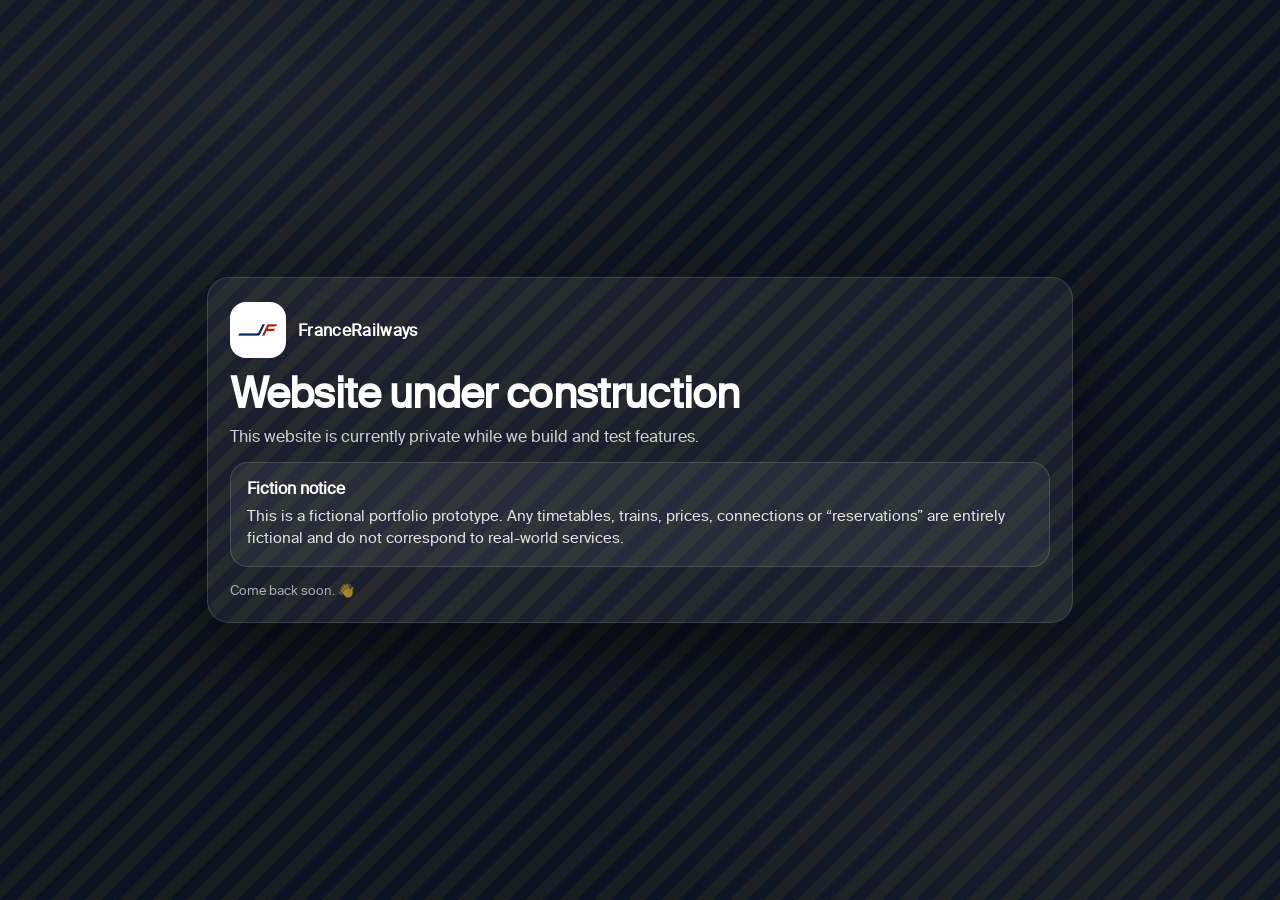
<file: index.html>
<!doctype html>
<html lang="en">
<head>
  <meta charset="utf-8" />
  <meta name="viewport" content="width=device-width,initial-scale=1" />
  <title>FranceRailways — Under construction</title>
  <meta name="robots" content="noindex,nofollow" />

  <!-- Favicon -->
  <link rel="icon" href="./Logos%20FR/favicon.ico" sizes="any">

  <!-- CSS -->
  <link rel="stylesheet" href="./wall.css" />

  <!-- Optionnel: preload de la police (si le fichier est bien à la racine) -->
  <!-- <link rel="preload" href="./suisse-intl-regular.ttf" as="font" type="font/ttf" crossorigin> -->
</head>

<body>
  <main class="wall" aria-labelledby="wallTitle">
    <div class="wall__card">
      <div class="wall__brand">
        <div class="wall__logoImg">
          <img src="./Logos%20FR/fr.png" alt="FranceRailways logo" draggable="false" />
        </div>
        <div class="wall__name">FranceRailways</div>
      </div>

      <h1 class="wall__title" id="wallTitle">Website under construction</h1>

      <p class="wall__lead">
        This website is currently private while we build and test features.
      </p>

      <section class="wall__box" aria-label="Fiction notice">
        <h2 class="wall__h2">Fiction notice</h2>
        <p class="wall__p">
          This is a fictional portfolio prototype. Any timetables, trains, prices, connections or “reservations”
          are entirely fictional and do not correspond to real-world services.
        </p>
      </section>

      <p class="wall__foot">Come back soon. 👋</p>
    </div>
  </main>
</body>
</html>
</file>
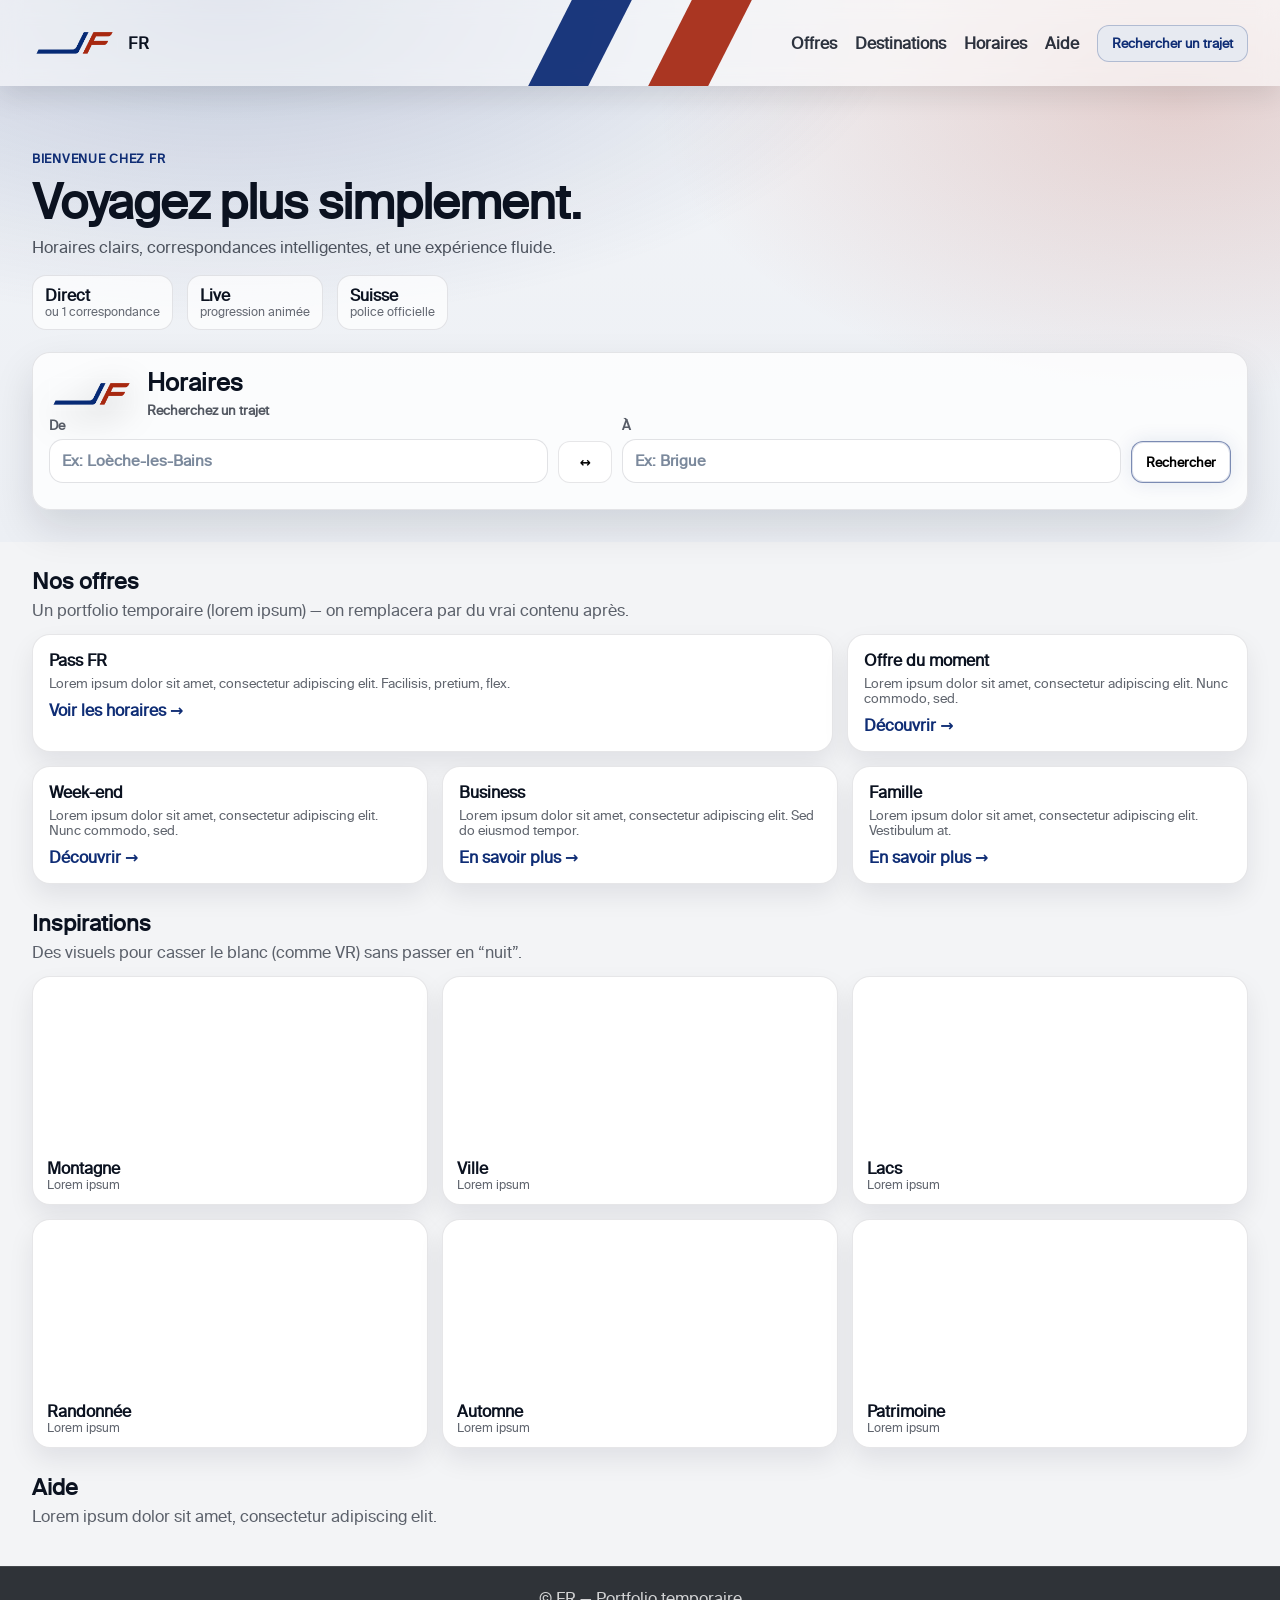
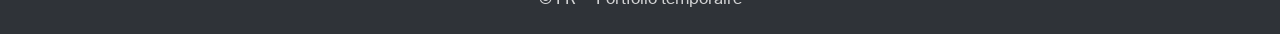
<file: Accueil/accueil.html>
<!DOCTYPE html>
<html lang="fr">
<head>
  <meta charset="UTF-8" />
  <meta name="viewport" content="width=device-width, initial-scale=1" />
  <title>FR — Accueil</title>
  <link rel="icon" href="../Logos FR/favicon.ico" type="image/svg+xml">
  <link rel="icon" href="../Logos FR/favicon.ico" sizes="any">
  <link rel="stylesheet" href="accueil.css" />
  <script src="accueil.js" defer></script>
</head>

<body>
  <main class="page">

  <!-- HEADER (style home.css) -->
  <header class="topHeader">
    <div class="topHeader__inner">
      <a class="brand" href="accueil.html" id="homeBrandLink">
        <img class="brand__logo" src="../Logos FR/fr.png" alt="FR" />
        <span class="brand__name">FR</span>
      </a>

      <nav class="nav">
        <a href="#offers">Offres</a>
        <a href="#destinations">Destinations</a>
        <a href="../Horaires/horaires.html">Horaires</a>
        <a href="#help">Aide</a>
        <button class="nav__cta" type="button" onclick="document.querySelector('#planner').scrollIntoView({behavior:'smooth'})">
          Rechercher un trajet
        </button>
      </nav>
    </div>

    <!-- bandes obliques (bleu/rouge) -->
    <div class="skew skew--blue"></div>
    <div class="skew skew--red"></div>
  </header>

  <!-- HERO -->
  <section class="hero" id="planner">
    <div class="hero__bg" aria-hidden="true"></div>

    <div class="hero__inner">
      <div class="hero__copy">
        <p class="hero__kicker">Bienvenue chez FR</p>
        <h1 class="hero__title">Voyagez plus simplement.</h1>
        <p class="hero__lead">
          Horaires clairs, correspondances intelligentes, et une expérience fluide.
        </p>

        <div class="hero__stats">
          <div class="stat">
            <div class="stat__n">Direct</div>
            <div class="stat__t">ou 1 correspondance</div>
          </div>
          <div class="stat">
            <div class="stat__n">Live</div>
            <div class="stat__t">progression animée</div>
          </div>
          <div class="stat">
            <div class="stat__n">Suisse</div>
            <div class="stat__t">police officielle</div>
          </div>
        </div>
      </div>

      <!-- TON SEARCH CARD (inchangé fonctionnellement) -->
      <section class="searchCard searchCard--hero">
        <div class="searchTop">
          <div class="brandRow">
            <img class="brandLogo" src="../Logos FR/fr.png" alt="FR"/>
            <div class="brandTitles">
              <h2>Horaires</h2>
              <p>Recherchez un trajet</p>
            </div>
          </div>
        </div>

        <div class="searchGrid">
          <label class="lbl">
            De
            <div class="field">
              <input id="from" placeholder="Ex: Loèche-les-Bains" autocomplete="off" />
              <div id="fromSuggest" class="suggest"></div>
            </div>
          </label>

          <button id="swapBtn" class="btn ghost" type="button" title="Interchanger">↔</button>

          <label class="lbl">
            À
            <div class="field">
              <input id="to" placeholder="Ex: Brigue" autocomplete="off" />
              <div id="toSuggest" class="suggest"></div>
            </div>
          </label>

          <button id="searchBtn" class="btn" type="button">Rechercher</button>
        </div>

        <div class="searchBottom">
          <div class="status status--hero" id="status"></div>
        </div>
      </section>
    </div>
  </section>

  <!-- OFFRES -->
  <section class="section" id="offers">
    <div class="section__head">
      <h2>Nos offres</h2>
      <p>Un portfolio temporaire (lorem ipsum) — on remplacera par du vrai contenu après.</p>
    </div>

    <div class="offersTop">
      <article class="promo promo--feature">
        <h3>Pass FR</h3>
        <p>Lorem ipsum dolor sit amet, consectetur adipiscing elit. Facilisis, pretium, flex.</p>
        <a class="link" href="../Horaires/horaires.html">Voir les horaires →</a>
      </article>

      <article class="promo promo--side">
        <h3>Offre du moment</h3>
        <p>Lorem ipsum dolor sit amet, consectetur adipiscing elit. Nunc commodo, sed.</p>
        <a class="link" href="#destinations">Découvrir →</a>
      </article>
    </div>

    <div class="offersBottom">
      <article class="promo">
        <h3>Week-end</h3>
        <p>Lorem ipsum dolor sit amet, consectetur adipiscing elit. Nunc commodo, sed.</p>
        <a class="link" href="#destinations">Découvrir →</a>
      </article>

      <article class="promo">
        <h3>Business</h3>
        <p>Lorem ipsum dolor sit amet, consectetur adipiscing elit. Sed do eiusmod tempor.</p>
        <a class="link" href="#help">En savoir plus →</a>
      </article>

      <article class="promo">
        <h3>Famille</h3>
        <p>Lorem ipsum dolor sit amet, consectetur adipiscing elit. Vestibulum at.</p>
        <a class="link" href="#help">En savoir plus →</a>
      </article>
    </div>
  </section>

  <!-- DESTINATIONS (portfolio visuel) -->
  <section class="section" id="destinations">
    <div class="section__head">
      <h2>Inspirations</h2>
      <p>Des visuels pour casser le blanc (comme VR) sans passer en “nuit”.</p>
    </div>

    <div class="tiles">
      <a class="tile" href="#planner">
        <div class="tile__img tile__img--a" aria-hidden="true"></div>
        <div class="tile__cap">
          <div class="tile__t">Montagne</div>
          <div class="tile__s">Lorem ipsum</div>
        </div>
      </a>
      <a class="tile" href="#planner">
        <div class="tile__img tile__img--b" aria-hidden="true"></div>
        <div class="tile__cap">
          <div class="tile__t">Ville</div>
          <div class="tile__s">Lorem ipsum</div>
        </div>
      </a>
      <a class="tile" href="#planner">
        <div class="tile__img tile__img--c" aria-hidden="true"></div>
        <div class="tile__cap">
          <div class="tile__t">Lacs</div>
          <div class="tile__s">Lorem ipsum</div>
        </div>
      </a>
      <a class="tile" href="#planner">
        <div class="tile__img tile__img--d" aria-hidden="true"></div>
        <div class="tile__cap">
          <div class="tile__t">Randonnée</div>
          <div class="tile__s">Lorem ipsum</div>
        </div>
      </a>
      <a class="tile" href="#planner">
        <div class="tile__img tile__img--e" aria-hidden="true"></div>
        <div class="tile__cap">
          <div class="tile__t">Automne</div>
          <div class="tile__s">Lorem ipsum</div>
        </div>
      </a>
      <a class="tile" href="#planner">
        <div class="tile__img tile__img--f" aria-hidden="true"></div>
        <div class="tile__cap">
          <div class="tile__t">Patrimoine</div>
          <div class="tile__s">Lorem ipsum</div>
        </div>
      </a>
    </div>
  </section>

  <!-- AIDE -->
  <section class="section" id="help">
    <div class="section__head">
      <h2>Aide</h2>
      <p>Lorem ipsum dolor sit amet, consectetur adipiscing elit.</p>
    </div>
  </section>

  <footer class="footer">
    <div>© FR — Portfolio temporaire</div>
  </footer>

</main>

  <!-- STATION PICKER (plein écran, style VR.fi) -->
  <div id="stationOverlay" class="stationOverlay" hidden>
    <div class="stationSheet" role="dialog" aria-modal="true" aria-labelledby="stationTitle">
      <header class="stationTop">
        <button id="stationCloseBtn" class="stationClose" type="button" aria-label="Fermer">×</button>
        <div class="stationTitles">
          <div class="stationTitle" id="stationTitle">Choisir une gare</div>
          <div class="stationSub" id="stationSub">Tape pour filtrer ou choisis dans la liste</div>
        </div>
      </header>

      <div class="stationSearch">
        <input id="stationSearchInput" type="text" placeholder="Rechercher une gare…" autocomplete="off" />
        <div class="stationHint" id="stationHint"></div>
      </div>

      <div class="stationList" id="stationList"></div>
    </div>
  </div>
</body>
</html>
</file>
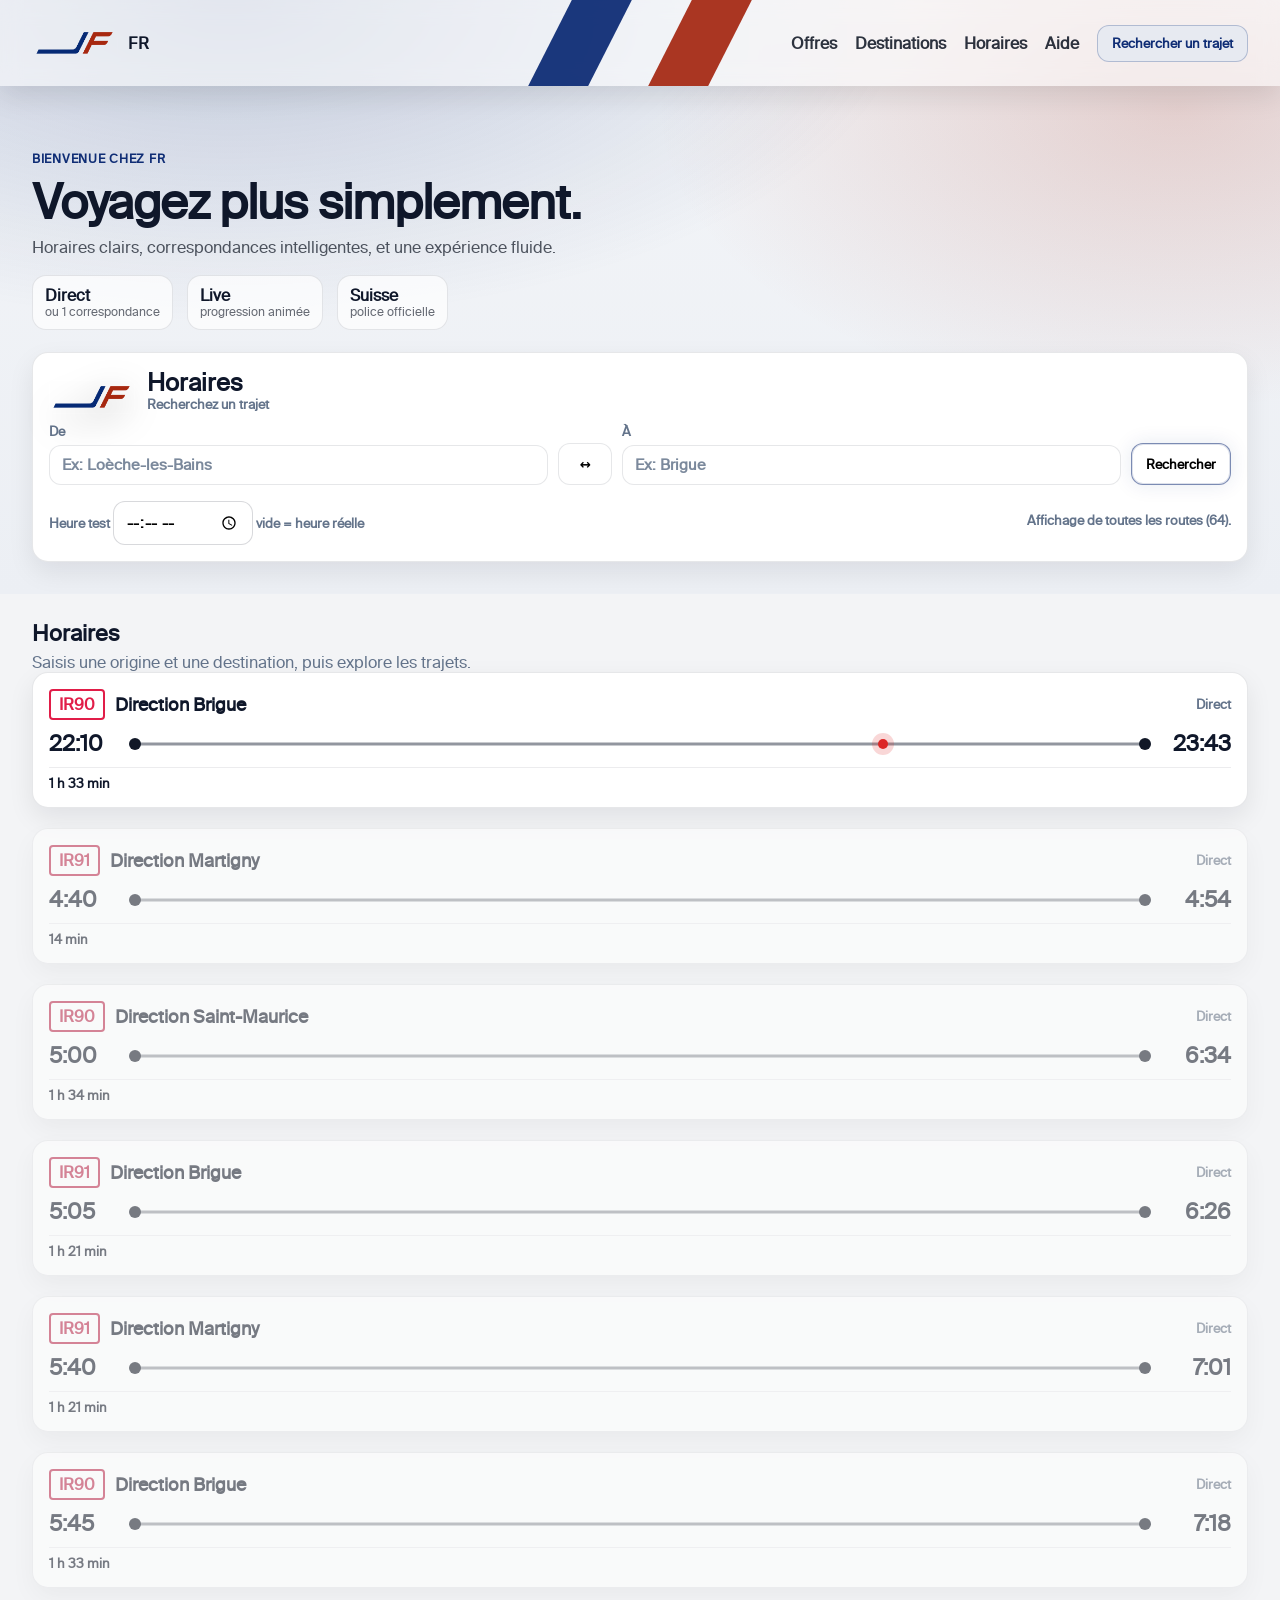
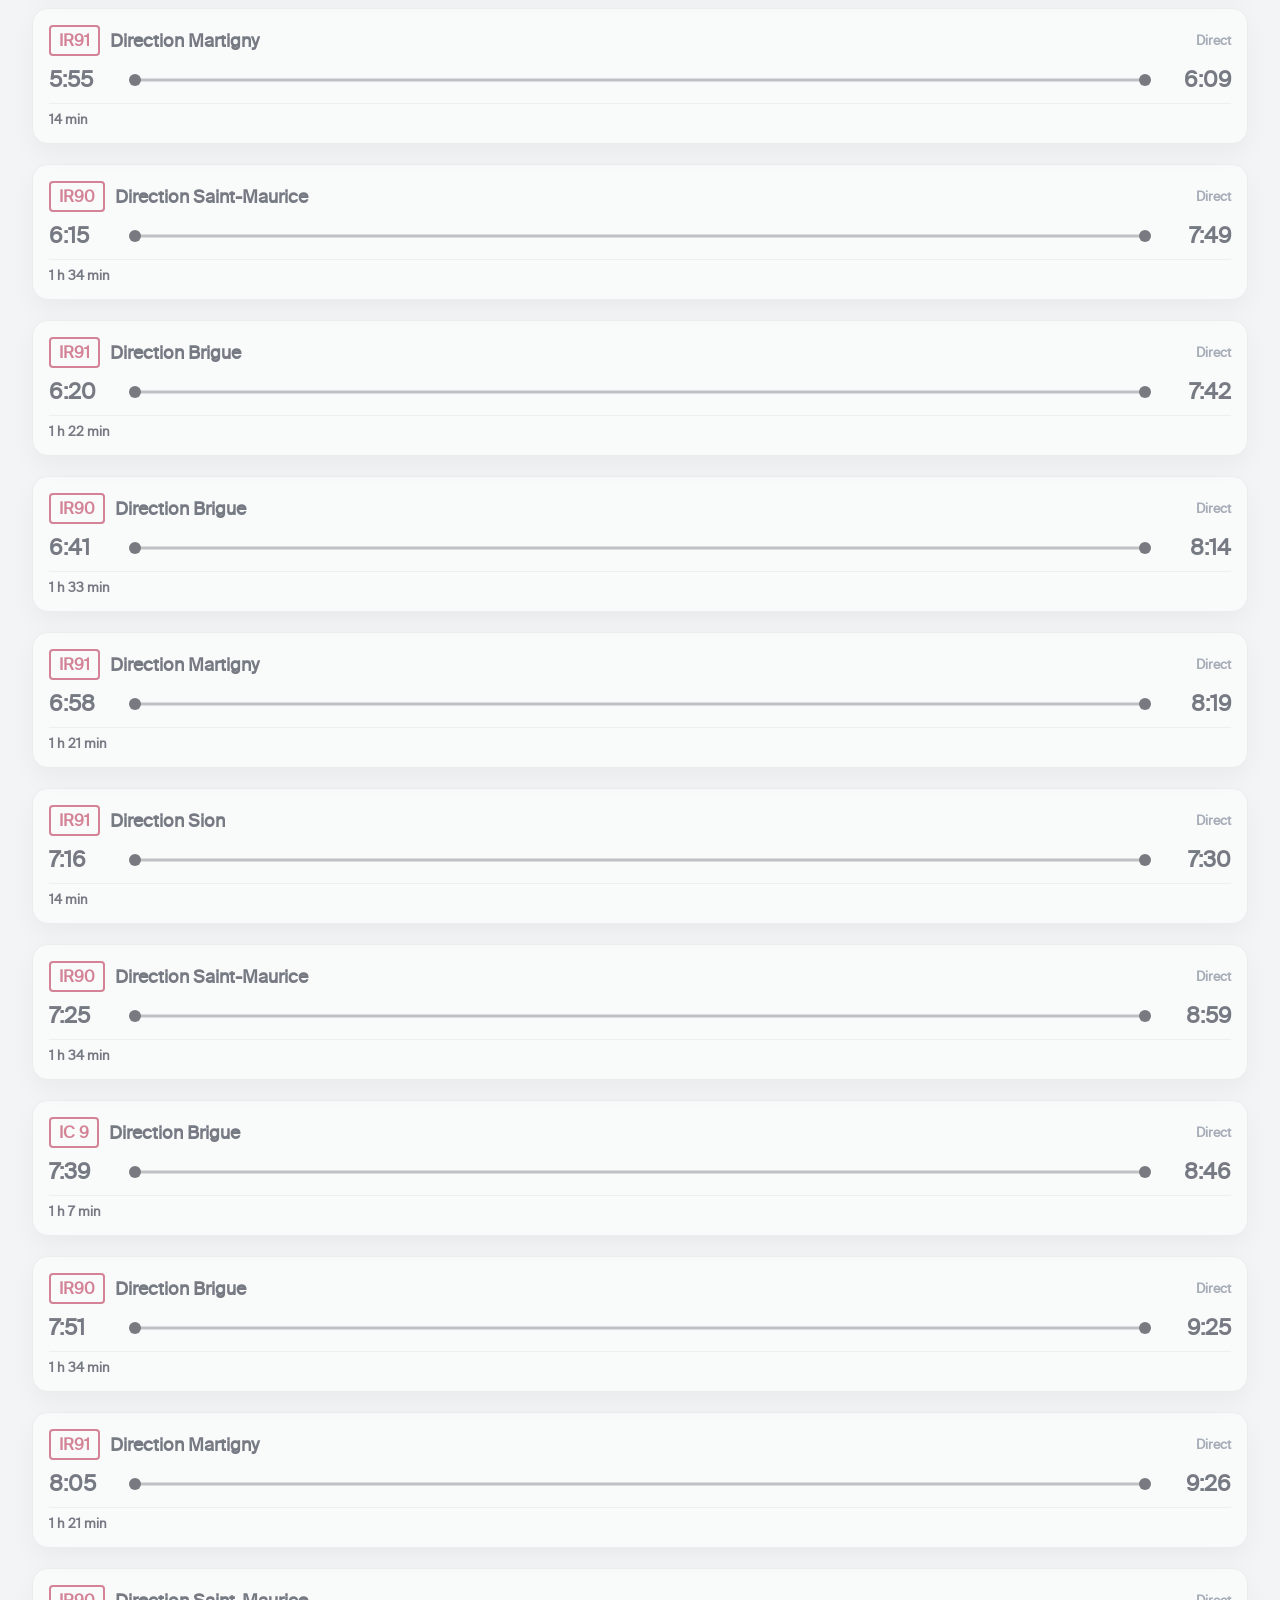
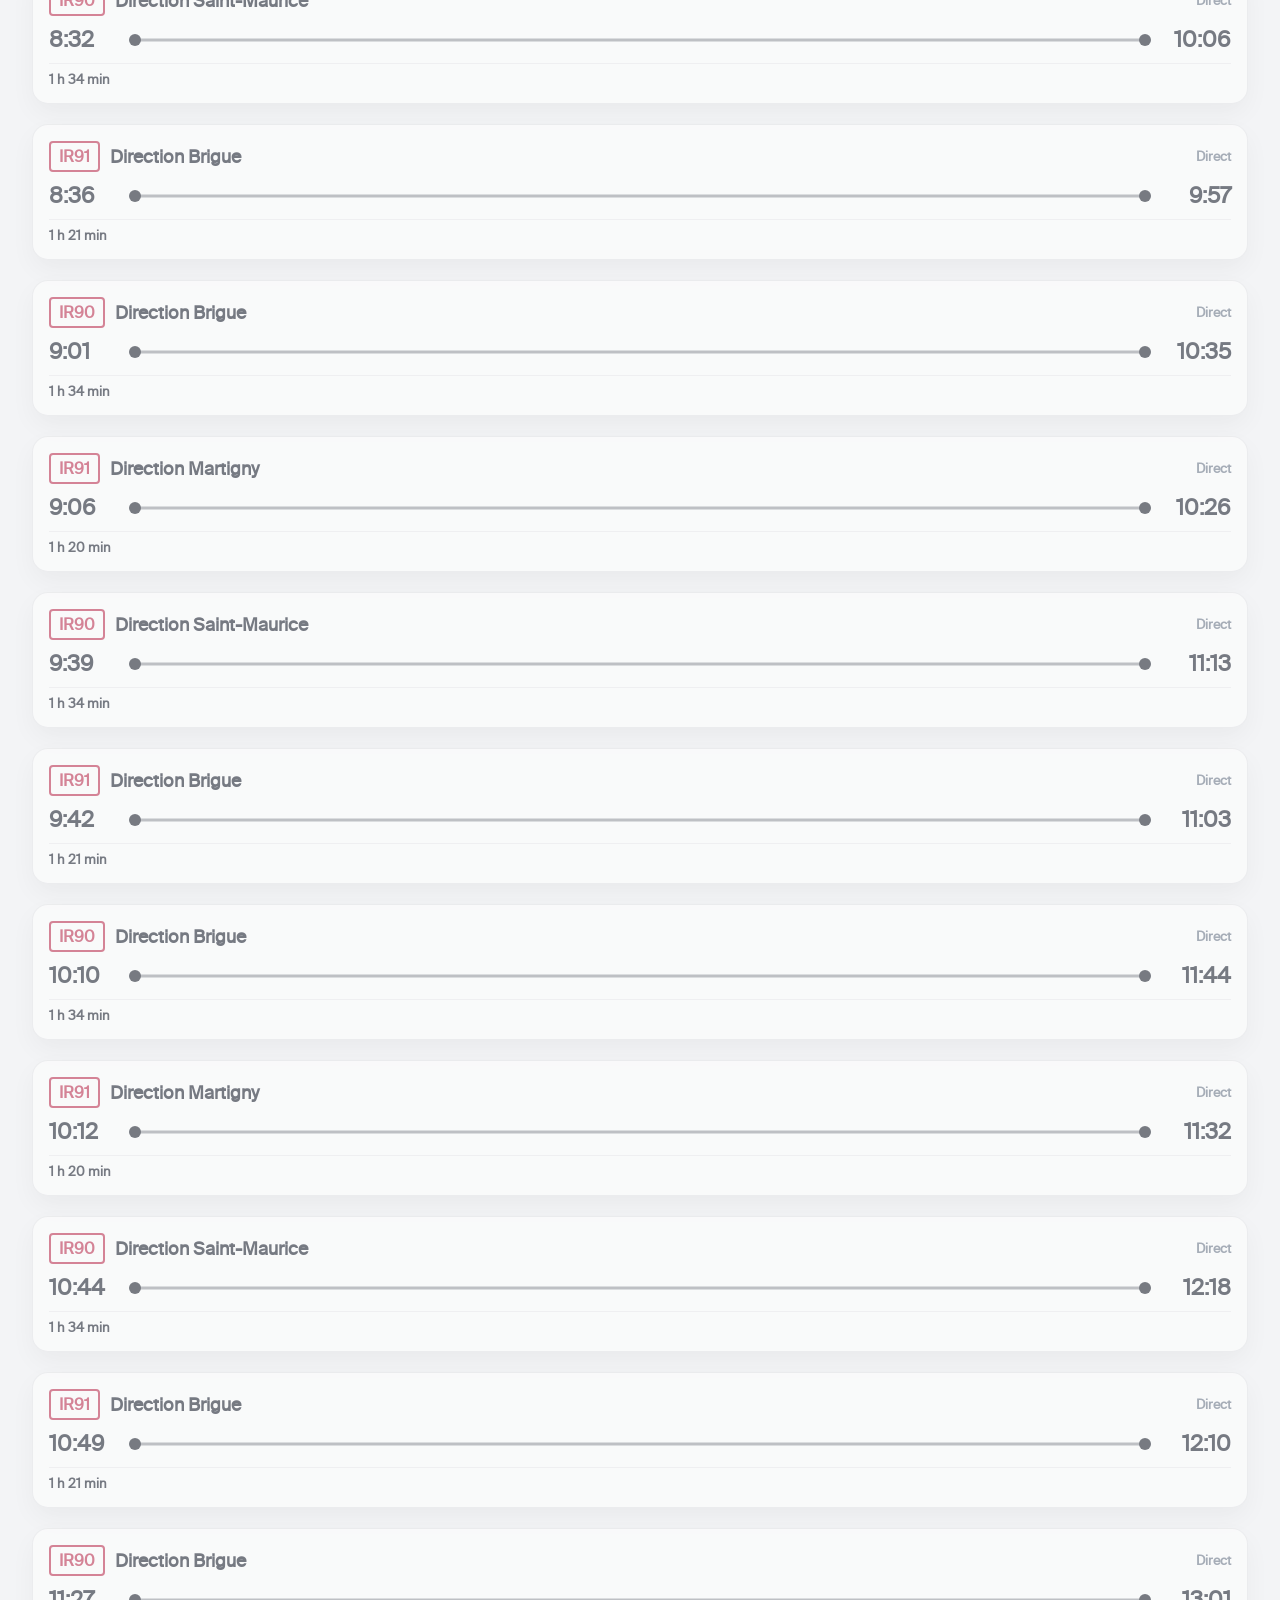
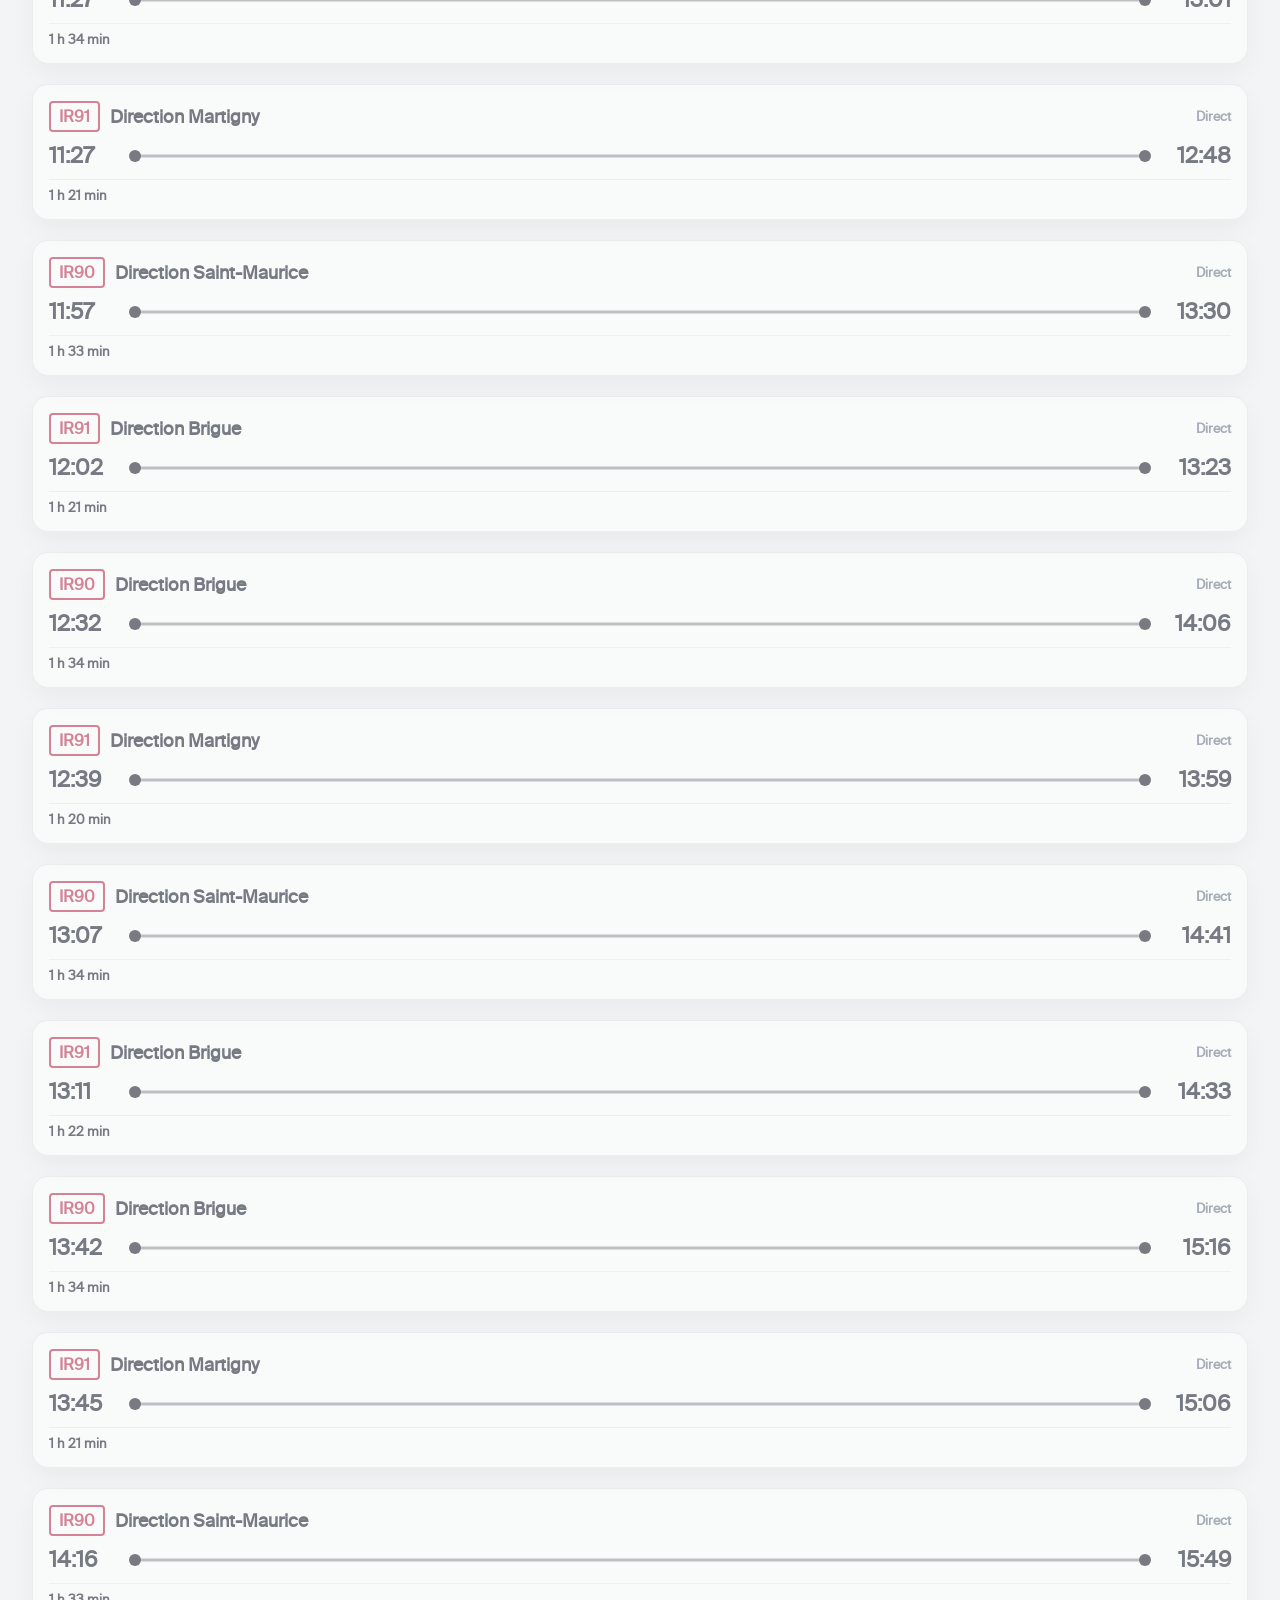
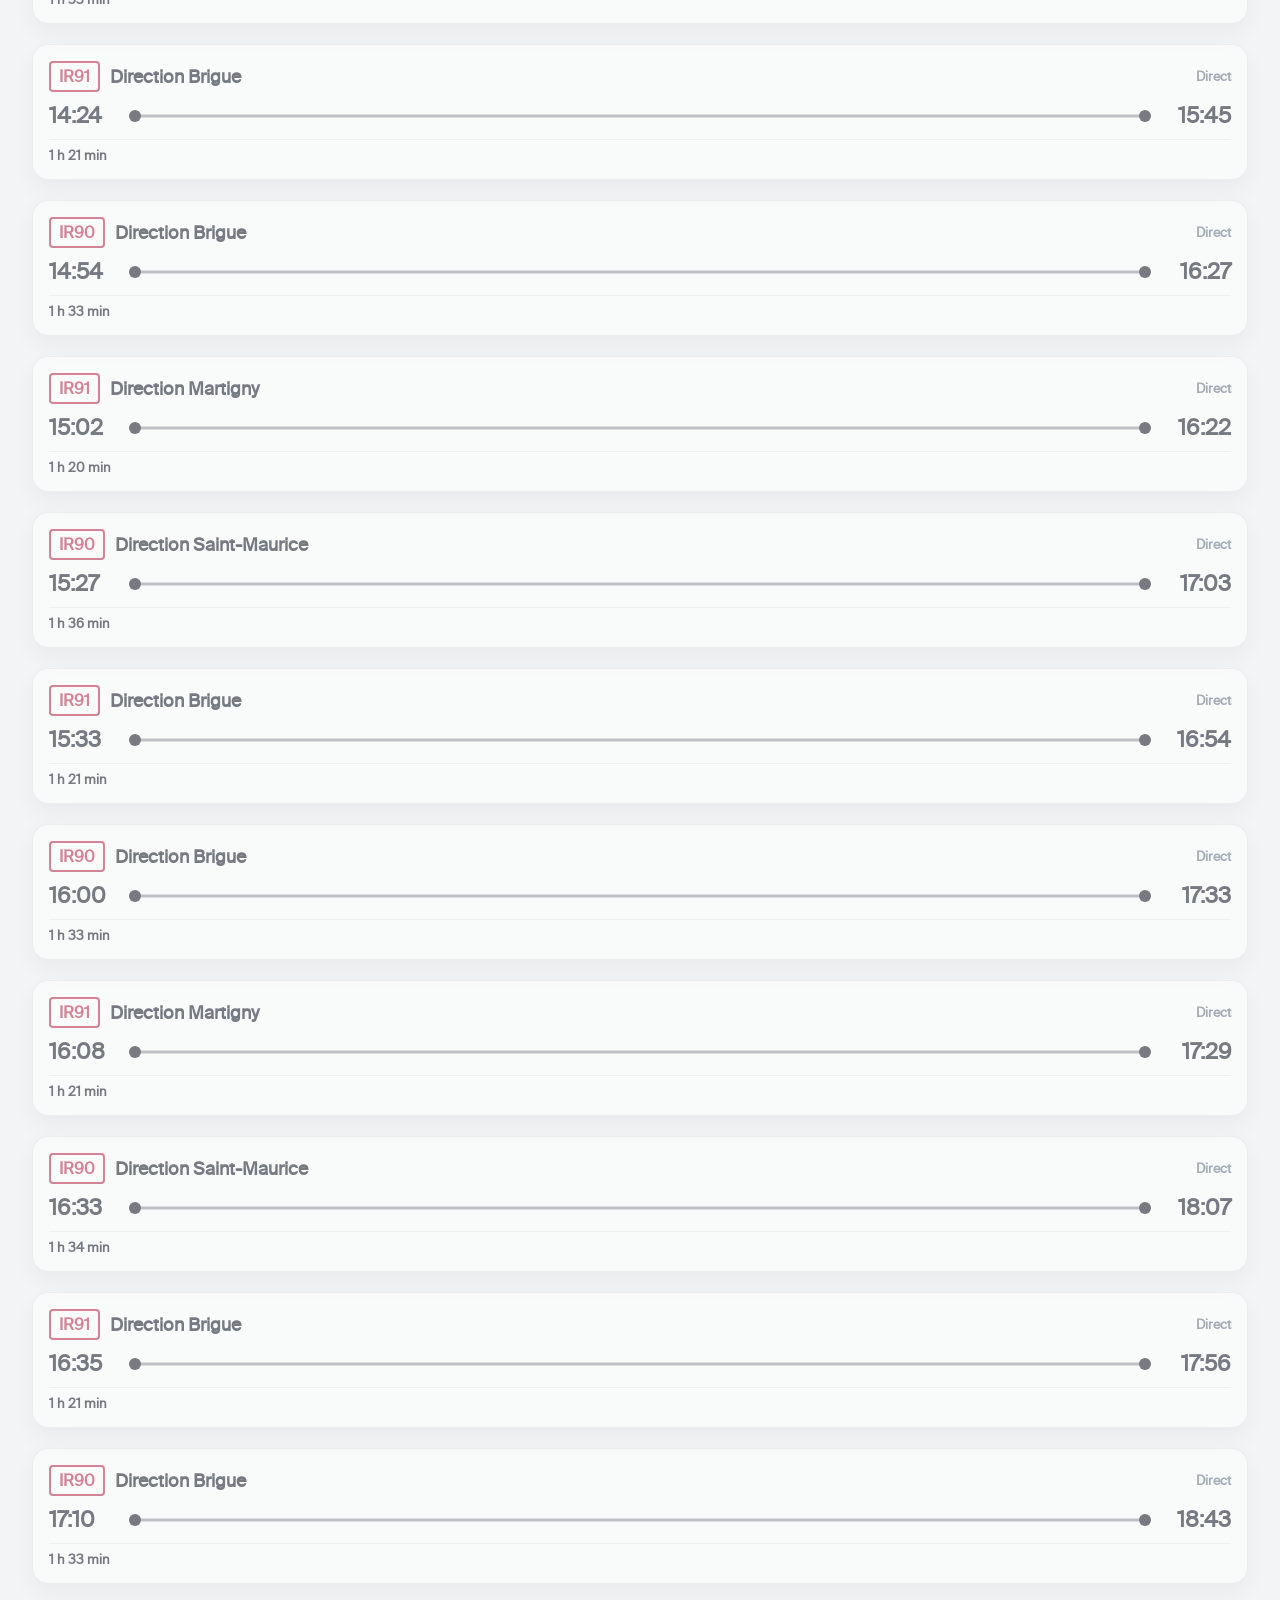
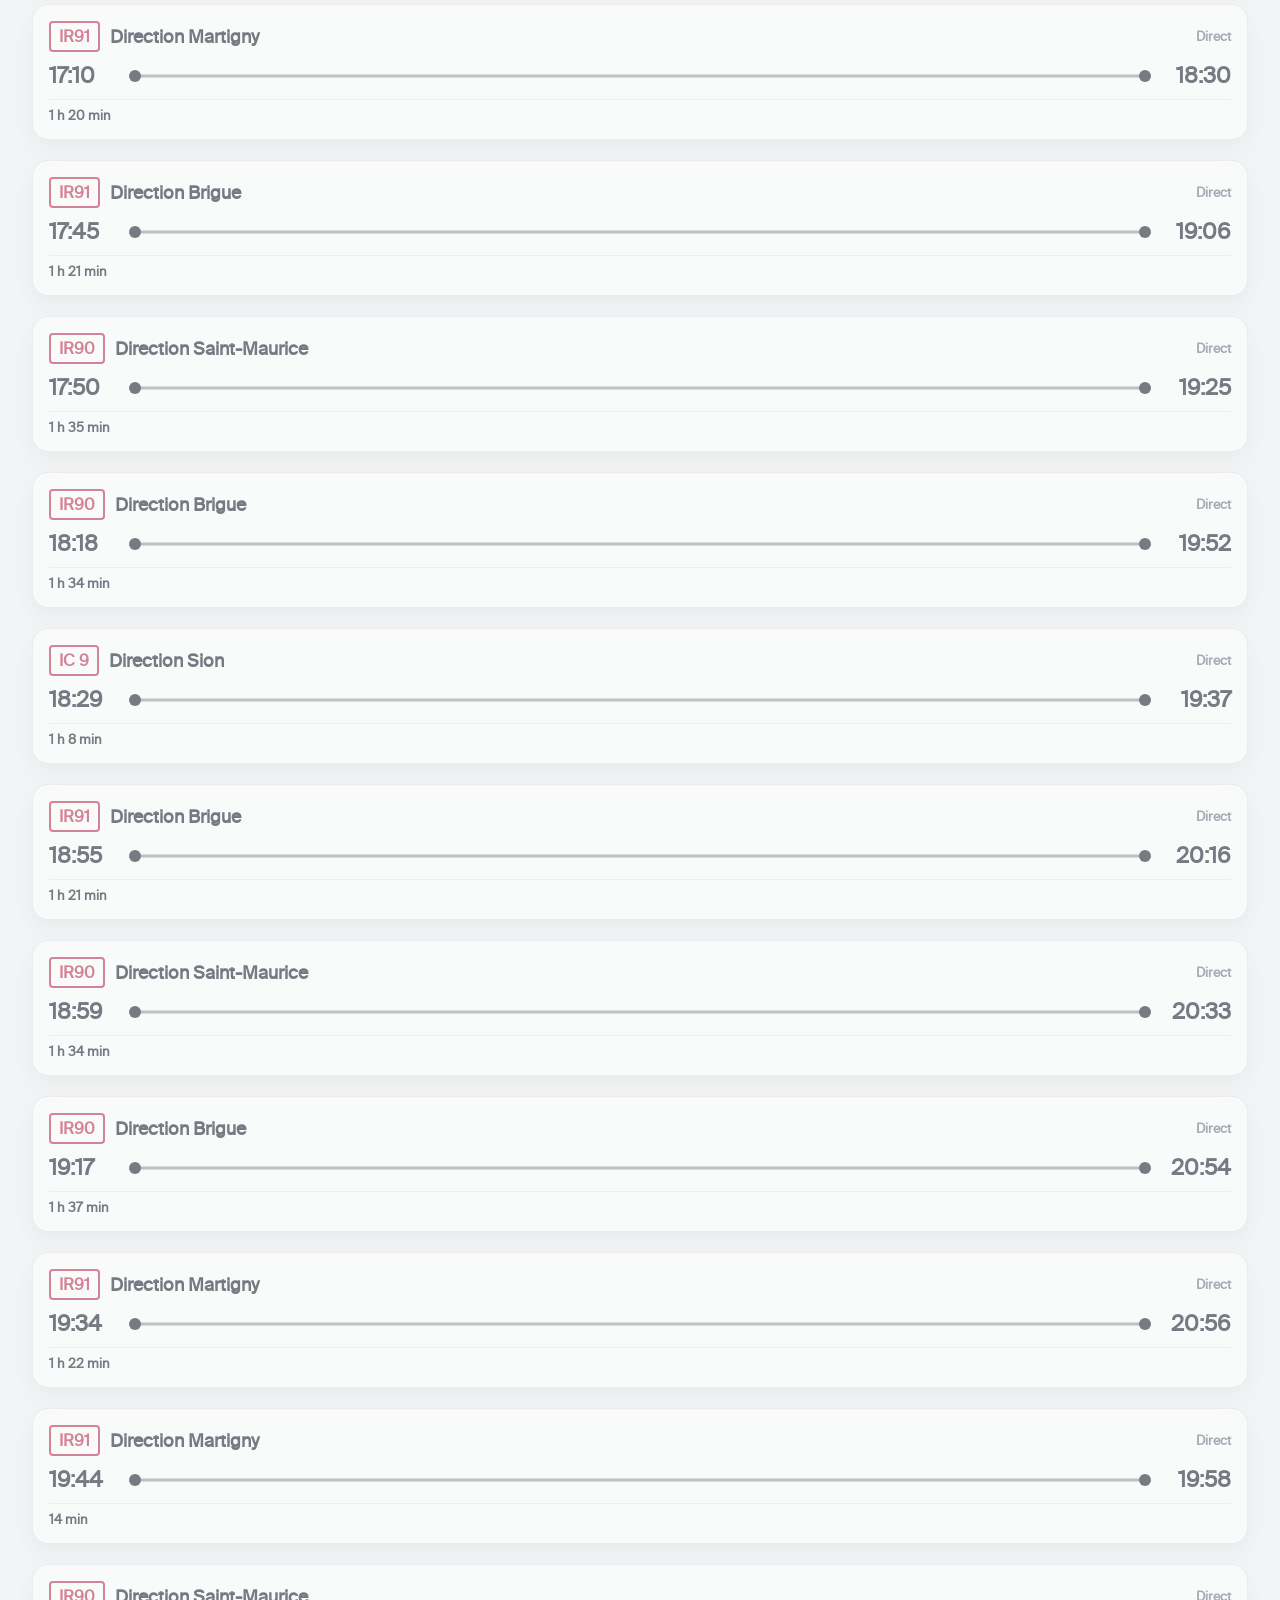
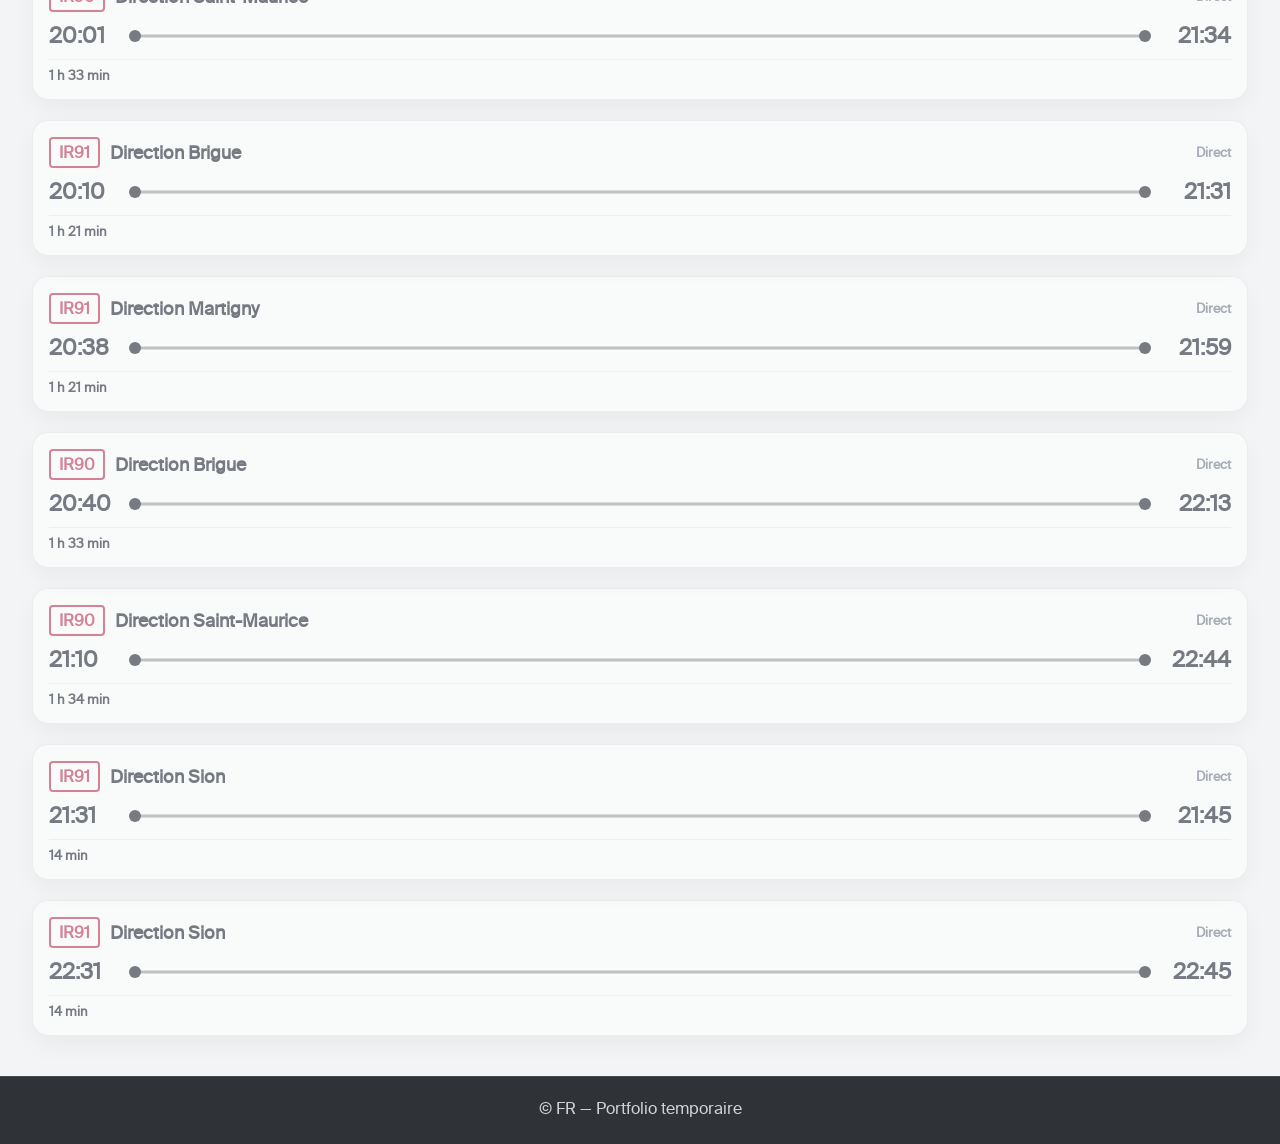
<file: Horaires/horaires.html>
<!DOCTYPE html>
<html lang="fr">
<head>
  <meta charset="UTF-8" />
  <meta name="viewport" content="width=device-width, initial-scale=1" />
  <title>FR — Horaires</title>
  <link rel="icon" href="../Logos FR/favicon.ico" type="image/svg+xml">
  <link rel="icon" href="../Logos FR/" sizes="any">
  <link rel="stylesheet" href="../Accueil/accueil.css" />
  <link rel="stylesheet" href="horaires.css" />
  <script src="horaires.js" defer></script>
</head>

<body>
  <main class="page">

  <!-- HEADER (identique à Accueil, mais chemins corrigés) -->
  <header class="topHeader">
    <div class="topHeader__inner">
      <a class="brand" href="../Accueil/accueil.html">
        <img class="brand__logo" src="../Logos FR/fr.png" alt="FR" />
        <span class="brand__name">FR</span>
      </a>

      <nav class="nav">
        <a href="../Accueil/accueil.html#offers">Offres</a>
        <a href="../Accueil/accueil.html#destinations">Destinations</a>
        <a href="../Horaires/horaires.html">Horaires</a>
        <a href="../Accueil/accueil.html#help">Aide</a>
        <button class="nav__cta" type="button"
          onclick="document.querySelector('#planner').scrollIntoView({behavior:'smooth'})">
          Rechercher un trajet
        </button>
      </nav>
    </div>

    <div class="skew skew--blue"></div>
    <div class="skew skew--red"></div>
  </header>

  <!-- HERO -->
  <section class="hero" id="planner">
    <div class="hero__bg" aria-hidden="true"></div>

    <div class="hero__inner">
      <div class="hero__copy">
        <p class="hero__kicker">Bienvenue chez FR</p>
        <h1 class="hero__title">Voyagez plus simplement.</h1>
        <p class="hero__lead">
          Horaires clairs, correspondances intelligentes, et une expérience fluide.
        </p>

        <div class="hero__stats">
          <div class="stat">
            <div class="stat__n">Direct</div>
            <div class="stat__t">ou 1 correspondance</div>
          </div>
          <div class="stat">
            <div class="stat__n">Live</div>
            <div class="stat__t">progression animée</div>
          </div>
          <div class="stat">
            <div class="stat__n">Suisse</div>
            <div class="stat__t">police officielle</div>
          </div>
        </div>
      </div>

      <!-- TON SEARCH CARD (inchangé fonctionnellement) -->
      <section class="searchCard searchCard--hero">
        <div class="searchTop">
          <div class="brandRow">
            <img class="brandLogo" src="../Logos FR/fr.png" alt="FR"/>
            <div class="brandTitles">
              <h2>Horaires</h2>
              <p>Recherchez un trajet</p>
            </div>
          </div>
        </div>

        <div class="searchGrid">
          <label class="lbl">
            De
            <div class="field">
              <input id="from" placeholder="Ex: Loèche-les-Bains" autocomplete="off" />
              <div id="fromSuggest" class="suggest"></div>
            </div>
          </label>

          <button id="swapBtn" class="btn ghost" type="button" title="Interchanger">↔</button>

          <label class="lbl">
            À
            <div class="field">
              <input id="to" placeholder="Ex: Brigue" autocomplete="off" />
              <div id="toSuggest" class="suggest"></div>
            </div>
          </label>

          <button id="searchBtn" class="btn" type="button">Rechercher</button>
        </div>

        <div class="searchBottom">
          <label class="lbl inline">
            Heure test
            <input id="mockTime" type="time" />
            <span class="hint">vide = heure réelle</span>
          </label>
          <div class="status status--hero" id="status"></div>
        </div>
      </section>
    </div>
  </section>

  <!-- HORAIRES (tout le moteur + modals ici) -->
  <section class="section" id="timetables">
    <div class="section__head">
      <h2>Horaires</h2>
      <p>Saisis une origine et une destination, puis explore les trajets.</p>
    </div>

    <section class="results" id="results"></section>
  </section>

  <footer class="footer">
    <div>© FR — Portfolio temporaire</div>
  </footer>

</main>

  <!-- MODAL (trajets + correspondances) -->
  <div id="modalOverlay" class="modalOverlay" hidden>
    <div class="modal" role="dialog" aria-modal="true" aria-labelledby="modalTitle">
      <button class="modalClose" id="modalCloseBtn" type="button" aria-label="Fermer">×</button>

      <div class="modalHeader">
        <div class="modalTitle" id="modalTitle"></div>
        <div class="modalSub" id="modalSub"></div>
      </div>

      <div class="modalBody" id="modalBody"></div>
    </div>
  </div>

  <!-- STATION PICKER (plein écran, style VR.fi) -->
  <div id="stationOverlay" class="stationOverlay" hidden>
    <div class="stationSheet" role="dialog" aria-modal="true" aria-labelledby="stationTitle">
      <header class="stationTop">
        <button id="stationCloseBtn" class="stationClose" type="button" aria-label="Fermer">×</button>
        <div class="stationTitles">
          <div class="stationTitle" id="stationTitle">Choisir une gare</div>
          <div class="stationSub" id="stationSub">Tape pour filtrer ou choisis dans la liste</div>
        </div>
      </header>

      <div class="stationSearch">
        <input id="stationSearchInput" type="text" placeholder="Rechercher une gare…" autocomplete="off" />
        <div class="stationHint" id="stationHint"></div>
      </div>

      <div class="stationList" id="stationList"></div>
    </div>
  </div>
</body>
</html>
</file>
<file: wall.css>
/* Base */
html, body{
  height: 100%;
  margin: 0;
}

@font-face{
  font-family: "Suisse";
  src: url("./suisse-intl-regular.ttf") format("truetype");
  font-weight: 400;
  font-style: normal;
  font-display: swap;
}

body{
  background: #0b1220;
  color: #fff;
  font-family: Suisse, system-ui, -apple-system, Segoe UI, Roboto, Arial, sans-serif;
  overflow: hidden;
}

/* Le mur */
.wall{
  min-height: 100%;
  display: grid;
  place-items: center;
  padding: 24px;
  box-sizing: border-box;

  /* IMPORTANT: on positionne le parent pour ::before */
  position: relative;
  isolation: isolate; /* garantit que le décor passe derrière */
}

/* Décor rayé derrière la card (pas dessus) */
.wall::before{
  content:"";
  position: absolute;
  inset: 0;
  z-index: 0; /* derrière */
  background:
    radial-gradient(900px 500px at 20% 10%, rgba(255,255,255,.06), transparent 60%),
    radial-gradient(800px 500px at 80% 90%, rgba(255,255,255,.05), transparent 55%),
    repeating-linear-gradient(
      135deg,
      rgba(255,200,0,.06) 0 12px,
      rgba(0,0,0,0) 12px 24px
    );
  pointer-events: none;
}

/* Card */
.wall__card{
  position: relative;
  z-index: 1; /* au-dessus du décor */
  width: min(820px, 100%);
  border-radius: 22px;
  padding: 24px 22px;

  background: rgba(255,255,255,.06);
  border: 1px solid rgba(255,255,255,.14);
  box-shadow: 0 30px 80px rgba(0,0,0,.45);
}

/* Brand row */
.wall__brand{
  display: flex;
  align-items: center;
  gap: 12px;
  margin-bottom: 14px;
}

.wall__logoImg{
  width: 56px;
  height: 56px;
  border-radius: 16px;
  background: #fff;
  display: grid;
  place-items: center;
  overflow: hidden;
}

.wall__logoImg img{
  width: 80%;
  height: auto;
  user-select: none;
  -webkit-user-drag: none;
}

.wall__name{
  font-weight: 950;
  letter-spacing: .02em;
}

/* Text */
.wall__title{
  margin: 0;
  font-size: clamp(28px, 4.2vw, 42px);
  line-height: 1.08;
  letter-spacing: -0.02em;
}

.wall__lead{
  margin: 10px 0 0;
  color: rgba(255,255,255,.78);
  font-size: 16px;
  max-width: 70ch;
}

.wall__box{
  margin-top: 16px;
  padding: 16px 16px;
  border-radius: 18px;
  background: rgba(255,255,255,.06);
  border: 1px solid rgba(255,255,255,.14);
}

.wall__h2{
  margin: 0 0 8px;
  font-size: 16px;
  font-weight: 950;
}

.wall__p{
  margin: 0;
  color: rgba(255,255,255,.86);
  line-height: 1.45;
  font-size: 15px;
}

.wall__foot{
  margin: 16px 0 0;
  color: rgba(255,255,255,.62);
  font-size: 13px;
}

/* Mobile breathing room */
@media (max-width: 420px){
  .wall__card{ padding: 20px 18px; }
  .wall__logoImg{ width: 52px; height: 52px; }
}
</file>
<file: Accueil/accueil.css>
@font-face{
  font-family:"Suisse";
  src:url("../suisse-intl-regular.ttf") format("truetype");
  font-weight:400;
  font-style:normal;
  font-display:swap;
}

/* =========================================================
   THEME / TOKENS (source unique de vérité)
   ========================================================= */
:root{
  /* Brand */
  --brandBlue:#0F2D75;
  --brandRed:#A62C17;

  /* Surfaces */
  --bg:#f3f4f6;
  --bg0:#F3F5F8;
  --bg1:#ECEFF4;
  --card:#ffffff;

  /* Text */
  --text:#0B1220;
  --muted:rgba(11,18,32,.65);

  /* UI */
  --border:rgba(11,18,32,.10);
  --shadow:0 18px 40px rgba(11,18,32,.12);
  --radius:18px;

  /* Layout */
  --container:1240px;
  --gutter:64px;
  --gap:14px;

  /* Header */
  --headerH:86px;

  /* Footer */
  --footerBg:#2f3338;
}

/* =========================================================
   RESET / BASE
   ========================================================= */
*{ box-sizing:border-box; }
html, body{ height:100%; }

body{
  margin:0;
  background:var(--bg);
  color:var(--text);
  font-family:"Suisse", system-ui, -apple-system, Segoe UI, Roboto, Helvetica, Arial, sans-serif;
}

input, button{
  font-family:inherit;
}

/* état modal global (utilisé par horaires aussi) */
body.modalOpen{ overflow:hidden; }

/* =========================================================
   PAGE / SECTIONS
   ========================================================= */
.page{
  max-width:none;
  margin:0 auto;
  padding-top:var(--headerH);
}

.section{
  width:min(var(--container), calc(100% - var(--gutter)));
  margin:26px auto;
}

.section__head h2{
  font-size:22px;
  margin:0 0 6px;
}
.section__head p{
  margin:0;
  color:var(--muted);
}

/* =========================================================
   HEADER (top)
   ========================================================= */
.topHeader{
  position:fixed;
  top:0; left:0; right:0;
  height:var(--headerH);
  display:flex;
  align-items:center;
  z-index:1000;

  background:rgba(255,255,255,.55);
  backdrop-filter: blur(10px);
  box-shadow:0 10px 26px rgba(0,0,0,.10);
  user-select:none;
}

.topHeader__inner{
  width:min(1240px, calc(100% - 64px));
  margin:0 auto;
  display:flex;
  align-items:center;
  justify-content:space-between;
  position:relative;
  z-index:2;
}

.brand{
  display:flex;
  align-items:center;
  gap:10px;
  text-decoration:none;
  color:var(--text);
}
.brand__logo{ height:34px; width:auto; }
.brand__name{ font-weight:800; letter-spacing:.02em; }

.nav{
  display:flex;
  align-items:center;
  gap:18px;
}
.nav a{
  text-decoration:none;
  color:rgba(11,18,32,.86);
  font-weight:650;
}
.nav a:hover{ color:var(--brandBlue); }

.nav__cta{
  border:1px solid color-mix(in srgb, var(--brandBlue) 25%, transparent);
  background: color-mix(in srgb, var(--brandBlue) 10%, white);
  color:var(--brandBlue);
  border-radius:12px;
  padding:10px 14px;
  font-weight:800;
  cursor:pointer;
}
.nav__cta:hover{
  background: color-mix(in srgb, var(--brandBlue) 16%, white);
}

/* bandes obliques */
.skew{
  position:absolute;
  top:0;
  height:100%;
  transform:skewX(-26.93deg);
  z-index:1;
  opacity:.95;
}
.skew--blue,
.skew--red{
  width:60px;
  right:auto;
  left:50%;
}
.skew--blue{
  margin-left:-90px;
  background:var(--brandBlue);
}
.skew--red{
  margin-left:30px;
  background:var(--brandRed);
}

/* =========================================================
   HERO
   ========================================================= */
.hero{
  position: relative;
  background: linear-gradient(180deg, var(--bg0), var(--bg1));
  margin-top: -86px;
  padding-top: calc(86px + 54px);
  padding-bottom: 32px;
}

.hero__bg{
  position:absolute;
  inset:0;
  background:
    radial-gradient(1100px 520px at 18% 0%,
      color-mix(in srgb, var(--brandBlue) 22%, transparent), transparent 62%),
    radial-gradient(900px 520px at 92% 18%,
      color-mix(in srgb, var(--brandRed) 18%, transparent), transparent 58%);
  pointer-events:none;
}

.hero__inner{
  width: min(1240px, calc(100% - 64px)); /* même marges que le header */
  margin: 0 auto;

  display: flex;
  flex-direction: column;
  gap: 22px;

  position: relative;
  z-index: 2;
  align-items: stretch; /* la carte prend toute la largeur */
}

.hero__kicker{
  color:var(--brandBlue);
  font-weight:850;
  letter-spacing:.06em;
  text-transform:uppercase;
  font-size:12px;
}

.hero__title{
  margin:10px 0 0;
  font-size:48px;
  line-height:1.05;
  letter-spacing:-.02em;
}

.hero__lead{
  margin:10px 0 0;
  color:rgba(11,18,32,.70);
  font-size:16px;
  max-width:52ch;
}

.hero__stats{
  display:flex;
  gap:14px;
  margin-top:18px;
}

.stat{
  background:rgba(255,255,255,.70);
  border:1px solid var(--border);
  border-radius:14px;
  padding:10px 12px;
}
.stat__n{ font-weight:900; color:var(--text); }
.stat__t{ font-size:12px; color:rgba(11,18,32,.62); }

/* =========================================================
   SEARCH CARD
   ========================================================= */
.searchCard{
  background:var(--card);
  border:1px solid var(--border);
  border-radius:var(--radius);
  box-shadow:var(--shadow);
  padding:16px;
  margin-bottom:20px;
}

.searchCard--hero{
  background:rgba(255,255,255,.78);
}

.searchCard.searchCard--hero{
  width: 100%;
  max-width: none;
  margin: 0 auto; /* centrée */
}

.searchTop h1{
  margin:0 0 6px;
  font-size:22px;
  font-weight:900;
}

.searchTop p{
  margin:0 0 12px;
  font-size:13px;
  font-weight:700;
  color:rgba(11,18,32,.70);
}

/* brand row inside search card */
.brandRow{
  display:flex;
  align-items:center;
  gap:12px;
}
.brandLogo{
  height:34px;
  width:auto;
  filter: drop-shadow(0 10px 18px rgba(0,0,0,.35));
}
.brandTitles h1, .brandTitles h2{ margin:0; }
.brandTitles p{ margin:6px 0 0; }

.searchGrid{
  display:grid;
  grid-template-columns: 1fr 54px 1fr auto;
  gap:10px;
  align-items:end;
}

.lbl{
  font-size:13px;
  font-weight:800;
  color:rgba(11,18,32,.68);
}

.field{ position:relative; }

/* input premium */
input{
  width:100%;
  margin-top:6px;
  padding:12px 12px;
  border-radius:14px;
  border:1px solid rgba(15,23,42,.12);
  font-weight:900;
  font-size:15px;
  background:#fff;
  transition: box-shadow .16s ease, border-color .16s ease, transform .12s ease;
}

input::placeholder{
  color:rgba(100,116,139,.85);
  font-weight:800;
}

input:focus{
  outline:none;
  border-color: color-mix(in srgb, var(--brandBlue) 70%, transparent);
  box-shadow:
    0 0 0 3px color-mix(in srgb, var(--brandBlue) 18%, transparent),
    0 10px 18px rgba(2,6,23,.08);
  transform: translateY(-1px);
}

input:not(:placeholder-shown){
  border-color:rgba(15,23,42,.16);
}

.btn{
  height:42px;
  padding:0 14px;
  border-radius:12px;
  border:1px solid var(--border);
  background:#fff;
  cursor:pointer;
  font-weight:900;
  transition: transform .12s ease, box-shadow .12s ease;
}
.btn:hover{
  transform: translateY(-1px);
  box-shadow: 0 10px 18px rgba(2,6,23,.08);
}
.btn.ghost{ width:54px; }

#searchBtn{
  border-color: color-mix(in srgb, var(--brandBlue) 55%, transparent);
  box-shadow:
    0 0 0 1px color-mix(in srgb, var(--brandBlue) 14%, transparent) inset,
    0 0 20px color-mix(in srgb, var(--brandBlue) 10%, transparent);
}

.searchBottom{
  margin-top:10px;
  display:flex;
  justify-content:space-between;
  align-items:center;
  gap:12px;
  flex-wrap:wrap;
}

/* sur accueil : si status vide, rien ne doit “réserver” de place */
.status:empty{ display:none; }

/* =========================================================
   SUGGESTIONS (dropdown)
   ========================================================= */
.suggest{
  position:absolute;
  top:calc(100% + 8px);
  left:0;
  right:0;
  background:#fff;
  border:1px solid rgba(15,23,42,.12);
  border-radius:14px;
  box-shadow:0 18px 38px rgba(2,6,23,.14);
  max-height:260px;
  overflow:auto;
  display:none;
  z-index:1200;

  transform: translateY(-4px);
  opacity:0;
  transition: opacity .14s ease, transform .14s ease;
}
.suggest.open{
  display:block;
  transform: translateY(0);
  opacity:1;
}

.suggestItem{
  padding:11px 12px;
  font-size:14px;
  font-weight:900;
  cursor:pointer;
  border-bottom:1px solid rgba(15,23,42,.06);
}
.suggestItem:last-child{ border-bottom:none; }
.suggestItem:hover{ background:rgba(15,23,42,.05); }

/* =========================================================
   OFFRES (HTML inchangé)
   Desktop: 2 + 3 (comme maintenant)
   Mobile: 1 pleine largeur + 2×2 (carte 2 “rejointe” au bas)
   ========================================================= */
.offersTop{
  margin-top:14px;
  display:grid;
  grid-template-columns: 2fr 1fr;
  gap:var(--gap);
  align-items:stretch;
}
.offersBottom{
  margin-top:14px;
  display:grid;
  grid-template-columns: repeat(3, 1fr);
  gap:var(--gap);
}

/* cartes */
.promo{
  background:var(--card);
  border:1px solid var(--border);
  border-radius:var(--radius);
  padding:16px;
  box-shadow:0 12px 26px rgba(11,18,32,.08);
}
.promo h3{ font-size:16px; margin:0 0 6px; }
.promo p{ margin:0; color:rgba(11,18,32,.65); font-size:13px; }

.link{
  display:inline-block;
  margin-top:10px;
  font-weight:800;
  color:var(--brandBlue);
  text-decoration:none;
}
.link:hover{ text-decoration:underline; }

/* hover (comme les cards horaires) */
.promo, .tile{
  transition: transform .16s ease, box-shadow .16s ease;
}
.promo:hover, .tile:hover{
  transform: translateY(-2px);
  box-shadow: 0 14px 34px rgba(11,18,32,.12);
}
.promo:hover{ cursor:pointer; }

/* =========================================================
   DESTINATIONS / TILES
   ========================================================= */
.tiles{
  margin-top:14px;
  display:grid;
  grid-template-columns: repeat(3, 1fr);
  gap:var(--gap);
}

.tile{
  position:relative;
  display:block;
  border-radius:var(--radius);
  overflow:hidden;
  border:1px solid var(--border);
  text-decoration:none;
  color:inherit;
  background:var(--card);
  box-shadow:0 12px 26px rgba(11,18,32,.08);
}
.tile__img{ height:170px; background-size:cover; background-position:center; }

/* Chemins inchangés (comme ton fichier actuel) */
.tile__img--a{ background-image:url("../Images/mountain.jpg"); }
.tile__img--b{ background-image:url("../Images/citylake.jpg"); }
.tile__img--c{ background-image:url("../Images/lake.jpg"); }
.tile__img--d{ background-image:url("../Images/autumn.jpg"); }
.tile__img--e{ background-image:url("../Images/autumn2.jpg"); }
.tile__img--f{ background-image:url("../Images/paris.jpg"); }

.tile__cap{ padding:12px 14px; }
.tile__t{ font-weight:900; }
.tile__s{ color:rgba(11,18,32,.65); font-size:12px; }

/* =========================================================
   STATION PICKER (plein écran)
   ========================================================= */
.stationOverlay{
  position:fixed;
  inset:0;
  z-index:9999;
  display:block;
  background:var(--bg);
  overflow-y:auto;
}
.stationOverlay[hidden]{ display:none !important; }

.stationSheet{
  min-height:100vh;
  width:100%;
  max-width:none;
  padding:24px 20px 40px;
  box-sizing:border-box;
  background:transparent;
  border-radius:0;
  box-shadow:none;
}

.stationHeader{
  position:sticky;
  top:0;
  z-index:2;
  background:var(--bg);
  padding:16px 0 12px;
}

.stationTop{
  padding:18px 22px 12px;
  display:flex;
  gap:14px;
  align-items:flex-start;
  border-bottom:1px solid rgba(15,45,117,.10);
  background:rgba(255,255,255,.85);
}

.stationClose{
  width:40px;
  height:40px;
  border-radius:999px;
  border:1px solid rgba(15,45,117,.18);
  background:rgba(255,255,255,.9);
  cursor:pointer;
  font-size:22px;
  line-height:1;
}

.stationTitles{ display:flex; flex-direction:column; gap:2px; }
.stationTitle{ font-size:22px; font-weight:800; color:#0B1220; }
.stationSub{ font-size:14px; color:rgba(11,18,32,.65); }

.stationSearch{
  padding:14px 22px 12px;
  border-bottom:1px solid rgba(15,45,117,.08);
  background:rgba(255,255,255,.80);
}

#stationSearchInput{
  width:100%;
  height:46px;
  border-radius:12px;
  border:2px solid rgba(15,45,117,.22);
  outline:none;
  padding:0 14px;
  font-size:16px;
  background:#fff;
}
#stationSearchInput:focus{
  border-color:rgba(15,45,117,.55);
  box-shadow:0 0 0 4px rgba(15,45,117,.12);
}

.stationHint{
  margin-top:8px;
  font-size:13px;
  color:rgba(11,18,32,.55);
}

.stationList{
  padding:10px 22px 28px;
  overflow:auto;
}

/* Sections A/B/C... */
.stationSection{
  position:sticky;
  top:0;
  padding:14px 0 10px;
  font-weight:900;
  letter-spacing:.06em;
  color:rgba(11,18,32,.55);
  background: linear-gradient(to bottom, rgba(255,255,255,.92), rgba(255,255,255,.75));
  border-bottom:1px solid rgba(15,45,117,.10);
}

.stationItem{
  width:100%;
  text-align:left;
  padding:14px 10px;
  border:0;
  border-bottom:1px solid rgba(15,45,117,.08);
  background:transparent;
  cursor:pointer;
  font-size:18px;
  color:#0B1220;
}
.stationItem:hover{ background:rgba(15,45,117,.06); }
.stationItem:active{ background:rgba(166,44,23,.06); }

/* =========================================================
   FOOTER
   ========================================================= */
.footer{
  margin-top:40px;
  padding:22px 0 26px;
  text-align:center;
  background:var(--footerBg);
  color:rgba(255,255,255,.78);
  border-top:1px solid rgba(255,255,255,.10);
}

/* =========================================================
   RESPONSIVE (sans doublons, sans contradictions)
   ========================================================= */

/* Mobile: évite zoom iOS + ajuste search grid */
@media (max-width: 560px){
  input{ font-size:16px; }
}

/* hero passe en colonne */
@media (max-width: 960px){
  .hero__inner{ grid-template-columns:1fr; }

  /* Inspirations: 2 colonnes (comme tu voulais) */
  .tiles{ grid-template-columns: repeat(2, 1fr); }

  /* Menu compact */
  .nav a{ display:none; }

  /* =======================================================
     POINT 4: OFFRES MOBILE = 1 + 2×2 SANS changer ton HTML
     On transforme la section #offers en grille unique:
     - Pass FR (promo--feature) = pleine largeur
     - Les 4 autres promos = grille 2 colonnes
     ======================================================= */
  #offers{
    display:grid;
    grid-template-columns: repeat(2, 1fr);
    gap:var(--gap);
  }

  /* garde le header du bloc (titre + texte) en pleine largeur */
  #offers > .section__head{
    grid-column: 1 / -1;
  }

  /* on “aplatit” les wrappers pour que les <article> deviennent items de #offers */
  #offers .offersTop,
  #offers .offersBottom{
    display: contents;
  }

  /* la carte 1 (Pass FR) pleine largeur */
  #offers .promo--feature{
    grid-column: 1 / -1;
  }
}

/* très petit: 1 colonne partout */
@media (max-width: 560px){
  .tiles{ grid-template-columns:1fr; }

  #offers{
    grid-template-columns: 1fr;
  }
  #offers .promo--feature{
    grid-column:auto;
  }
}

/* search form en colonne (tu l’avais déjà, gardé propre) */
@media (max-width: 860px){
  .searchGrid{
    display:flex;
    flex-direction:column;
    align-items:stretch;
  }

  .searchGrid .lbl,
  .searchGrid .field,
  .searchGrid input,
  #searchBtn,
  #swapBtn{
    width:100%;
  }

  #swapBtn{ height:44px; }
}
</file>
<file: Horaires/horaires.css>
@font-face{
  font-family: "Suisse";
  src: url("../suisse-intl-regular.ttf") format("truetype");
  font-weight: 400;
  font-style: normal;
  font-display: swap;
}

:root{
  --bg:#f3f4f6;
  --card:#ffffff;
  --text:#0f172a;
  --muted:#64748b;
  --border:rgba(15,23,42,.10);
  --shadow:0 10px 26px rgba(2,6,23,.08);

  --rail:rgba(15,23,42,.45);
  --railPast:rgba(15,23,42,.18);

  --dot:#111827;
  --dotPast:#9ca3af;

  --live:#dc2626;
  --liveGlow:rgba(220,38,38,.18);

  --tagBorder:#e11d48;
  --tagText:#e11d48;

  --radius:16px;
}

/* Reset & base */
*{ box-sizing:border-box; }

body{
  margin:0;
  background:var(--bg);
  color:var(--text);
  font-family:"Suisse", system-ui, -apple-system, Segoe UI, Roboto, Helvetica, Arial, sans-serif;
}

input, button{
  font-family:"Suisse", system-ui, -apple-system, Segoe UI, Roboto, Helvetica, Arial, sans-serif;
}

/* Layout — aligné sur Accueil (header fixe + sections en largeur) */
.page{
  max-width: none;
  margin: 0;
  padding: 0;
  padding-top: 86px; /* hauteur du header transparent (même que accueil) */
}

/* =========================
   SEARCH CARD
   ========================= */
.searchCard{
  background:var(--card);
  border:1px solid var(--border);
  border-radius:var(--radius);
  box-shadow:var(--shadow);
  padding:16px;
  margin-bottom:20px;
}

.searchTop h1{
  margin:0 0 6px;
  font-size:22px;
  font-weight:900;
}

.searchTop p{
  margin:0 0 12px;
  font-size:13px;
  font-weight:700;
  color:var(--muted);
}

.searchGrid{
  display:grid;
  grid-template-columns:1fr 54px 1fr auto;
  gap:10px;
  align-items:end;
}

.lbl{
  font-size:13px;
  font-weight:800;
  color:var(--muted);
}

.field{ position:relative; }

input{
  width:100%;
  margin-top:6px;
  padding:10px 12px;
  border-radius:12px;
  border:1px solid var(--border);
  font-weight:800;
}

input:focus{
  outline:none;
  border-color:rgba(15,23,42,.25);
  box-shadow:0 0 0 3px rgba(15,23,42,.06);
}

.btn{
  height:42px;
  padding:0 14px;
  border-radius:12px;
  border:1px solid var(--border);
  background:#fff;
  cursor:pointer;
  font-weight:900;
  transition:transform .12s ease;
}
.btn:hover{ transform:translateY(-1px); }
.btn.ghost{ width:54px; }

.searchBottom{
  margin-top:10px;
  display:flex;
  justify-content:space-between;
  align-items:center;
  gap:12px;
}

#mockTime{ width:140px; }

.status{
  font-size:13px;
  font-weight:800;
  color:var(--muted);
}

/* =========================
   SUGGESTIONS
   ========================= */
.suggest{
  position:absolute;
  top:calc(100% + 6px);
  left:0;
  right:0;
  background:#fff;
  border:1px solid var(--border);
  border-radius:12px;
  box-shadow:0 14px 30px rgba(2,6,23,.12);
  max-height:240px;
  overflow-y:auto;
  display:none;
  z-index:1000;
}
.suggest.open{ display:block; }

.suggestItem{
  padding:10px 12px;
  font-size:14px;
  font-weight:800;
  cursor:pointer;
}
.suggestItem:hover{
  background:rgba(15,23,42,.05);
}

/* =========================
   RESULTS
   ========================= */
.results{
  display:grid;
  gap:20px;
}

/* Bouton relations précédentes */
.prevBtn{
  width:100%;
  padding:14px;
  border-radius:12px;
  border:1px solid var(--border);
  background:#fff;
  font-weight:900;
  cursor:pointer;
  text-align:center;
}
.prevBtn:hover{ transform:translateY(-1px); }

.prevWrap[hidden]{ display:none !important; }

/* Wrappers */
.mainWrap{
  display:grid;
  gap:20px;
}

.prevWrap{
  display:grid;
  gap:20px;
  margin-top:0;
}

/* =========================
   TRIP CARD
   ========================= */
.trip{
  background:var(--card);
  border:1px solid var(--border);
  border-radius:var(--radius);
  box-shadow:var(--shadow);
  padding:16px;
  transition:transform .16s ease, box-shadow .16s ease;
}

.trip:hover{
  transform:translateY(-2px);
  box-shadow:0 14px 34px rgba(2,6,23,.12);
  cursor:pointer;
}

.trip.is-past{
  opacity:.55;
  filter:grayscale(.25);
}

.trip__head{
  display:flex;
  align-items:center;
  gap:10px;
  margin-bottom:10px;
}

.lineTag{
  border:2px solid var(--tagBorder);
  color:var(--tagText);
  padding:4px 8px;
  border-radius:4px;
  font-weight:900;
}

.trip__title{
  font-size:18px;
  font-weight:900;
}

.trip__subtitle{
  margin-left:auto;
  font-size:13px;
  font-weight:800;
  color:var(--muted);
}

/* =========================
   TIMELINE HORIZONTALE
   ========================= */
.trip__timeline{
  display:grid;
  grid-template-columns:72px 1fr 72px;
  align-items:center;
  gap:10px;
}

.time{
  font-size:22px;
  font-weight:900;
}
.time--right{ text-align:right; }

.rail{
  position:relative;
  height:18px;
}
.rail::before{
  content:"";
  position:absolute;
  left:0;
  right:0;
  top:50%;
  height:3px;
  background:var(--rail);
  transform:translateY(-50%);
  border-radius:999px;
}

.rail__dot{
  position:absolute;
  top:50%;
  width:12px;
  height:12px;
  background:var(--dot);
  border-radius:999px;
  transform:translateY(-50%);
}
.rail__dot--start{ left:0; transform:translate(-2px,-50%); }
.rail__dot--end{ right:0; transform:translate(2px,-50%); }

.rail__stop{
  position:absolute;
  top:50%;
  width:10px;
  height:10px;
  border-radius:999px;
  background:#fff;
  border:2px solid var(--dot);
  transform:translate(-50%,-50%);
}

/* Live */
.rail__live{
  position:absolute;
  top:50%;
  width:10px;
  height:10px;
  border-radius:999px;
  background:var(--live);
  transform:translate(-50%,-50%);
  box-shadow:0 0 0 6px var(--liveGlow);
  display:none;
  transition:left .18s linear;
}
.trip.is-live .rail__live{
  display:block;
  animation:livePulse 1.2s ease-in-out infinite;
}

@keyframes livePulse{
  0%,100%{ box-shadow:0 0 0 6px var(--liveGlow); }
  50%{ box-shadow:0 0 0 10px rgba(220,38,38,.12); }
}

/* =========================
   FOOT
   ========================= */
.trip__foot{
  margin-top:10px;
  padding-top:8px;
  border-top:1px solid rgba(15,23,42,.08);
  display:flex;
  justify-content:space-between;
  font-size:13px;
  font-weight:800;
}

/* =========================
   MODAL (fenêtre)
   ========================= */
.modalOverlay{
  position:fixed;
  inset:0;
  background:rgba(15,23,42,.45);
  display:flex;
  justify-content:center;
  align-items:center;
  z-index:2000;
}
.modalOverlay[hidden]{ display:none; }

.modal{
  background:#fff;
  border-radius:18px;
  width:min(760px, 92vw);
  max-height:90vh;
  overflow:auto;
  padding:18px;
  position:relative;
  box-shadow:0 30px 60px rgba(2,6,23,.25);
}

.modalClose{
  position:absolute;
  top:10px;
  right:14px;
  font-size:26px;
  background:none;
  border:none;
  cursor:pointer;
  font-weight:900;
}

.modalHeader{ margin-bottom:14px; }

.modalTitle{
  font-size:18px;
  font-weight:900;
}

.modalSub{
  font-size:13px;
  font-weight:800;
  color:var(--muted);
}

body.modalOpen{ overflow:hidden; }

/* =========================
   MODAL VERTICAL (CFF-like)
   ========================= */

.vWrap{
  /* -> ces 3 vars contrôlent TOUT l’alignement */
  --timeW: 48px;   /* avant: 92px // largeur colonne heures (↓ = plus à gauche) */
  --lineW: 28px;   /* avant: 28px // largeur colonne ronds/barre */
  --gap: 5px;     /* avant: 10px // espace entre colonnes (↓ = plus compact) */

  position:relative;
  padding:2px 0 6px;
}

/* Barre verticale (position inclut le gap ! sinon décalage) */
.vRail{
  position:absolute;
  width:4px;
  background:rgba(15,23,42,.55);
  border-radius:999px;

  left: calc(var(--timeW) + var(--gap) + (var(--lineW) / 2));
  transform:translateX(-50%);

  top:0;
  height:0;
  z-index:1;
}

/* Dot live */
.vLive{
  position:absolute;
  width:12px;
  height:12px;
  border-radius:999px;
  background:var(--live);
  box-shadow:0 0 0 6px rgba(220,38,38,.18);

  left: calc(var(--timeW) + var(--gap) + (var(--lineW) / 2));
  transform:translate(-50%, -50%);

  z-index:5;
  display:none;
  animation:livePulse 1.2s ease-in-out infinite;
  will-change:top;
}
.vWrap.is-live .vLive{ display:block; }

.vRow{
  display:grid;
  grid-template-columns: var(--timeW) var(--lineW) 1fr;
  column-gap: var(--gap);

  padding: 14px 0;
  min-height: 72px;

  align-items:center;
  position:relative;
  z-index:2;
}

/* Colonne ronds : même largeur que --lineW et centrage strict */
.vLineCol{
  width: var(--lineW);
  display:flex;
  justify-content:center;
  align-items:center;
}

.vDot{
  width:12px;
  height:12px;
  border-radius:999px;
  background:#fff;
  border:2px solid rgba(15,23,42,.95);
}

/* Typo (corrigée) */
.vStation{
  font-size:20px;
  font-weight:900;
  line-height:1.2;
  color:var(--text);
}

/* Heures */
.vTimeCell{
  position:relative;
  height:42px;
  display:flex;
  align-items:center;
  justify-content:flex-start;
  font-weight:900;
  padding-top:2px; /* petit “fix perception” */
}

.vDepTime{
  font-size:20px;
  line-height:1;
  color:var(--text);
}

.vArrTime{
  position:absolute;
  left:0;
  top:-14px;
  font-size:16px;
  line-height:1;
  color:var(--text);
  opacity:.95;
}

/* Muted (avant/après) */
.vRow.is-muted .vStation,
.vRow.is-muted .vDepTime,
.vRow.is-muted .vArrTime{
  color:rgba(15,23,42,.45);
  font-weight:800;
}

.vRow.is-muted .vDot{
  border-color: rgba(15,23,42,.35);
}

/* Trajet user vs reste : user = noir, reste = grisé */
#userSegment .vDot{
  border-color: rgba(15,23,42,.95);
  background:#fff;
}

/* Toggles */
.vToggle{
  display:flex;
  align-items:center;
  gap:14px;
  width:100%;
  padding:10px 0;
  border:none;
  background:transparent;
  cursor:pointer;
  text-align:left;
}

.vTogglePlus{
  width:32px;
  height:32px;
  border-radius:999px;
  border:2px solid rgba(15,23,42,.18);
  display:flex;
  align-items:center;
  justify-content:center;
  font-weight:900;
  color:rgba(15,23,42,.55);
  flex:0 0 auto;
}

.vToggleText{
  font-size:16px;
  font-weight:800;
  color:var(--muted);
  line-height:1.2;
}

.vFold[hidden]{ display:none !important; }

.rail__live{ transition:none; }
.vLive{ transition:none; }

/* Le bouton du bas reste proche de la timeline (pas poussé) */
.vWrap{
  display:block; /* important: on annule le layout flex */
}

.vSpacer{
  height: 22px; /* même respiration que le haut */
}

/* =========================
   MODAL — correspondances (surprise UI)
   ========================= */
.cxSummary{
  display:grid;
  grid-template-columns: 1fr auto 1fr;
  gap:12px;
  align-items:stretch;
  margin-bottom:12px;
}

.cxLeg{
  border:1px solid rgba(15,23,42,.10);
  border-radius:14px;
  padding:12px;
  background:#fff;
}

.cxLegTop{
  display:flex;
  align-items:center;
  gap:10px;
  margin-bottom:8px;
}

.cxBadge{
  display:inline-flex;
  align-items:center;
  justify-content:center;
  border:2px solid var(--tagBorder);
  color:var(--tagText);
  padding:2px 8px;
  border-radius:6px;
  font-weight:900;
  font-size:14px;
}

.cxDir{
  font-weight:900;
  color:var(--muted);
  font-size:13px;
}

.cxTimes{
  display:flex;
  align-items:baseline;
  gap:10px;
  font-weight:900;
}

.cxT{ font-size:20px; }
.cxArrow{ color:rgba(15,23,42,.45); font-weight:900; }

.cxMeta{
  margin-top:6px;
  font-weight:800;
  color:var(--muted);
  font-size:13px;
}

.cxTransfer{
  min-width: 170px;
  border-radius:14px;
  padding:12px 14px;
  background:rgba(15,23,42,.04);
  border:1px dashed rgba(15,23,42,.18);
  display:flex;
  flex-direction:column;
  justify-content:center;
  text-align:center;
}

.cxTransferTitle{
  font-weight:900;
  font-size:15px;
}

.cxTransferMeta{
  margin-top:6px;
  font-weight:800;
  font-size:13px;
  color:var(--muted);
}

/* tabs */
.cxTabs{
  display:flex;
  gap:10px;
  margin: 6px 0 14px;
}

.cxTabBtn{
  border:1px solid rgba(15,23,42,.12);
  background:#fff;
  padding:10px 12px;
  border-radius:12px;
  font-weight:900;
  cursor:pointer;
}

.cxTabBtn.is-active{
  border-color: rgba(15,23,42,.35);
  box-shadow: 0 8px 18px rgba(2,6,23,.08);
  transform: translateY(-1px);
}
</file>
